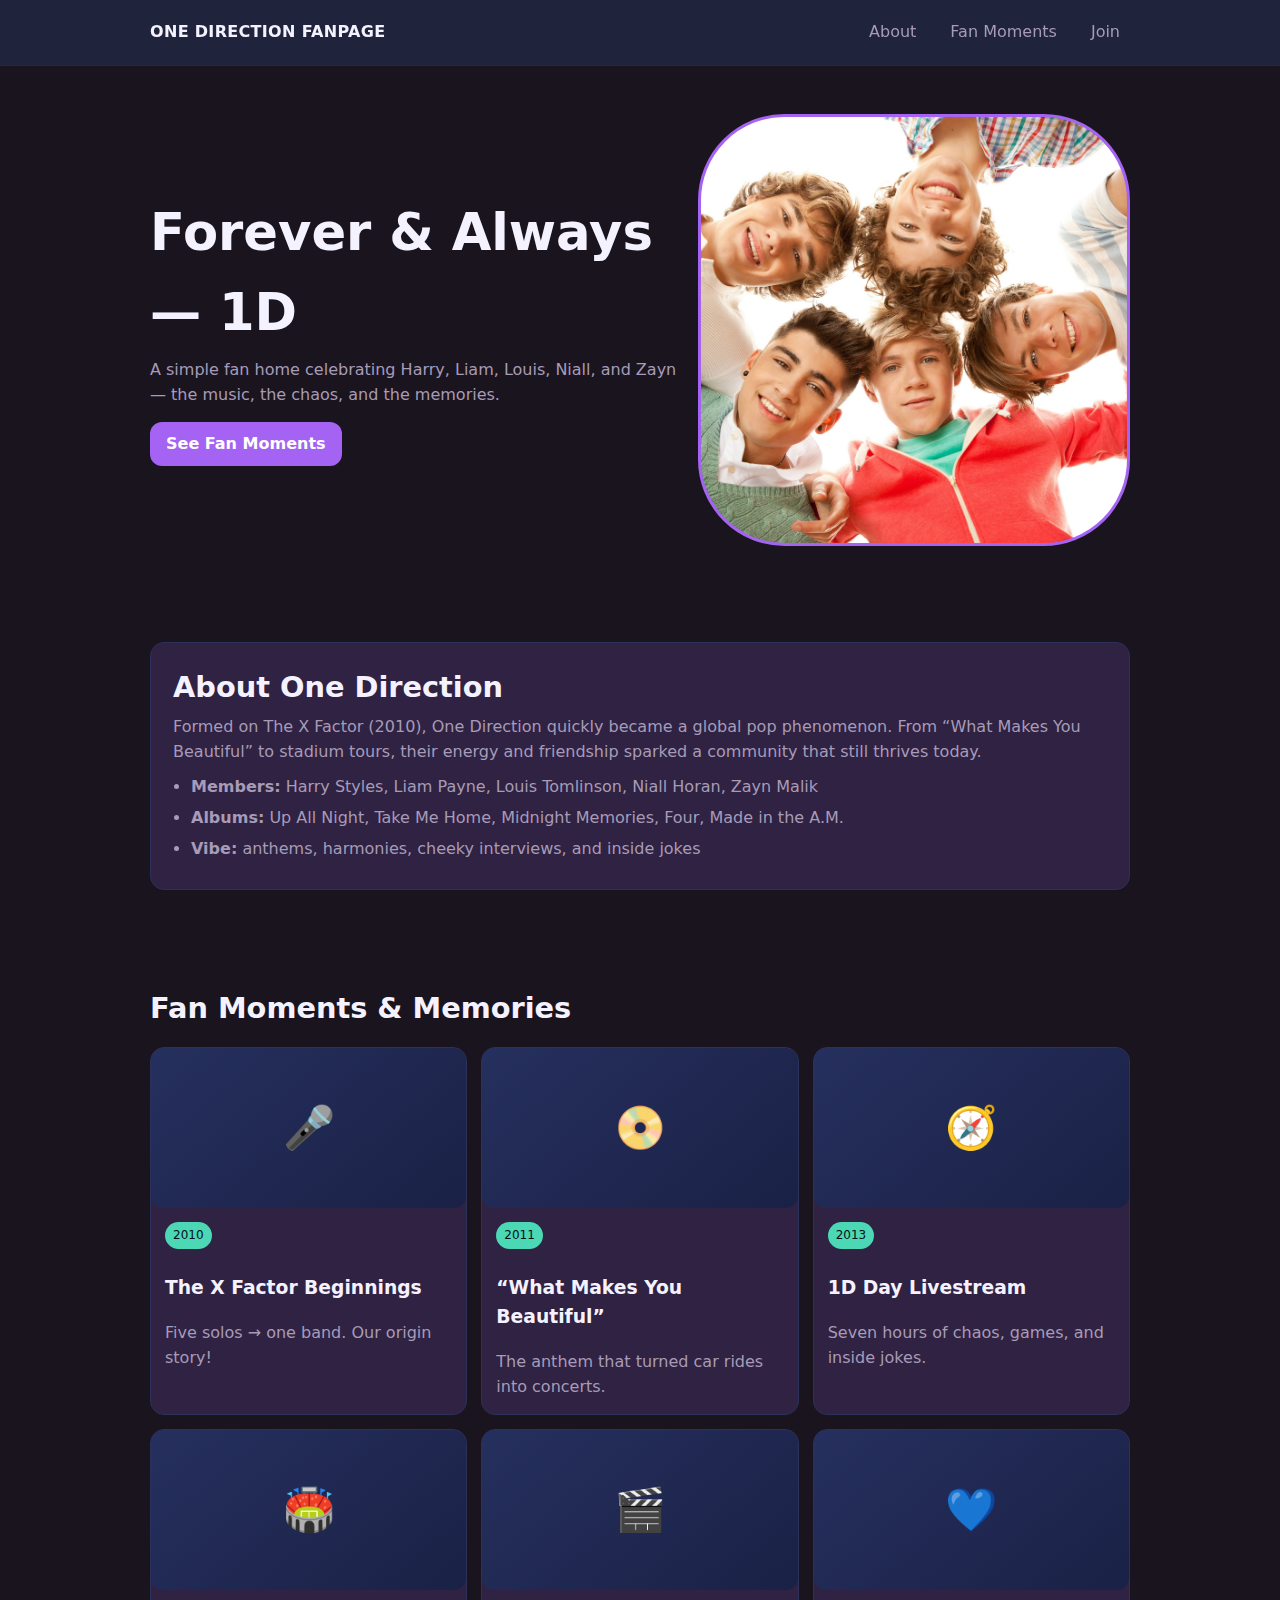
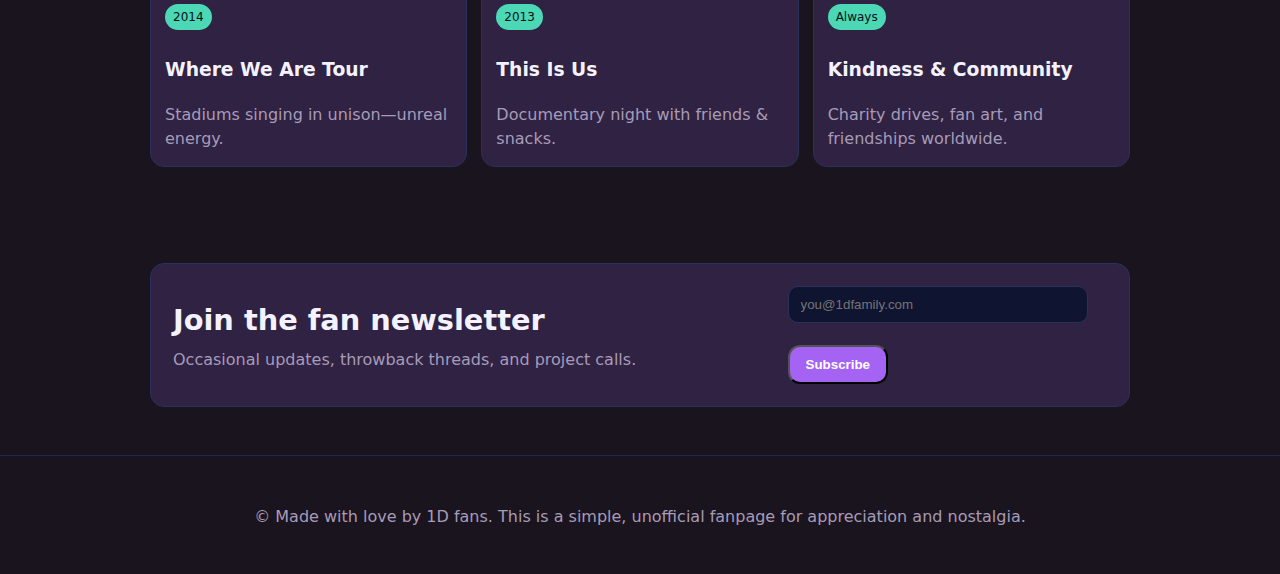
<file: Task2/fanpage.html>
<!doctype html>
<html lang="en">
<head>
<meta charset="utf-8" />
<meta name="viewport" content="width=device-width, initial-scale=1" />
<title>One Direction Fanpage</title>
<style>
  :root {
  --bg: #1a141e;
  --panel: #2f2242;
  --ink: #f5f2ff;
  --muted: #a79bb8;
  --brand: #a463f2;
  --accent: #4cd7b5;
  --radius: 14px;
}

  *{box-sizing:border-box}  body{margin:0;font-family:system-ui,Segoe UI,Roboto,Arial,sans-serif;color:var(--ink);background:var(--bg);line-height:1.55}
  a{color:inherit;text-decoration:none}

  .container{width:min(980px,92%);margin-inline:auto}
  .section{padding:48px 0}
  .panel{background:var(--panel);border:1px solid #2a315a;border-radius:var(--radius)}

  header{position:sticky;top:0;background:#202743cc;border-bottom:1px solid #22284d;backdrop-filter:blur(8px)}
  .nav{display:flex;align-items:center;justify-content:space-between;padding:12px 0}
  .brand{font-weight:800;letter-spacing:.02em}
  .menu{display:flex;gap:14px}
  .menu a{color:var(--muted);padding:8px 10px;border-radius:10px}
  .menu a:hover{background:#1a1f43;color:var(--ink)}

  .hero{display:grid;gap:20px;grid-template-columns:1.1fr .9fr;align-items:center}
  @media (max-width:820px){ .hero{grid-template-columns:1fr} }
  h1{font-size:clamp(2rem,5vw,3.2rem);margin:0 0 6px}
  h2{font-size:clamp(1.3rem,3.3vw,1.8rem);margin:0 0 6px}
  p{color:var(--muted);margin:.3rem 0 0}
  .btn{display:inline-block;background:var(--brand);color:#fff;font-weight:700;border-radius:12px;padding:10px 16px;margin-top:14px}
  .btn:hover{filter:brightness(1.08)}
  .hero-art{aspect-ratio:1/1;border-radius:20%;background:url("onedirection.jpg") center/cover no-repeat;
  border: 3px solid var(--brand);
}
  .about .panel{padding:22px}
  .about ul{margin:10px 0 0;padding-left:18px;color:var(--muted)}
  .about li{margin:6px 0}

  .grid{display:grid;gap:14px;grid-template-columns:repeat(12,1fr)}
  .card{grid-column:span 4}
  @media (max-width:900px){ .card{grid-column:span 6} }
  @media (max-width:600px){ .card{grid-column:span 12} }
  .moment{overflow:hidden}
  .moment .art{
    height:160px;border-radius:12px;
    background: linear-gradient(140deg,#26305e,#1a2146);
    display:grid;place-items:center;font-size:42px;
  }
  .moment .copy{padding:14px}
  .tag{display:inline-block;font-size:.75rem;color:#041016;background:var(--accent);
       padding:4px 8px;border-radius:999px;margin-bottom:6px}

  footer{padding:44px 0;color:var(--muted);border-top:1px solid #22284d}
  input[type="email"]{
    width:100%;max-width:300px;padding:10px 12px;border-radius:10px;border:1px solid #2a315a;
    background:#0f1430;color:#e8ebff;margin-right:8px
  }
</style>
</head>
<body>

<header>
  <div class="container nav">
    <div class="brand">ONE DIRECTION FANPAGE</div>
    <nav class="menu" aria-label="Primary">
      <a href="#about">About</a>
      <a href="#moments">Fan Moments</a>
      <a href="#join">Join</a>
    </nav>
  </div>
</header>

<main>
  <section class="section">
    <div class="container hero">
      <div>
        <h1>Forever & Always — 1D</h1>
        <p>A simple fan home celebrating Harry, Liam, Louis, Niall, and Zayn — the music, the chaos, and the memories.</p>
        <a class="btn" href="#moments">See Fan Moments</a>
      </div>
      <div class="hero-art" aria-hidden="true"></div>
    </div>
  </section>

  <section id="about" class="section about">
    <div class="container panel">
      <h2>About One Direction</h2>
      <p>Formed on The X Factor (2010), One Direction quickly became a global pop phenomenon. From “What Makes You Beautiful”
         to stadium tours, their energy and friendship sparked a community that still thrives today.</p>
      <ul>
        <li><strong>Members:</strong> Harry Styles, Liam Payne, Louis Tomlinson, Niall Horan, Zayn Malik</li>
        <li><strong>Albums:</strong> Up All Night, Take Me Home, Midnight Memories, Four, Made in the A.M.</li>
        <li><strong>Vibe:</strong> anthems, harmonies, cheeky interviews, and inside jokes</li>
      </ul>
    </div>
  </section>

  <section id="moments" class="section">
    <div class="container">
      <h2>Fan Moments & Memories</h2>


      <div class="grid" style="margin-top:16px">
        <article class="card panel moment">
          <div class="art">🎤</div>
          <div class="copy">
            <span class="tag">2010</span>
            <h3>The X Factor Beginnings</h3>
            <p>Five solos → one band. Our origin story!</p>
          </div>
        </article>

        <article class="card panel moment">
          <div class="art">📀</div>
          <div class="copy">
            <span class="tag">2011</span>
            <h3>“What Makes You Beautiful”</h3>
            <p>The anthem that turned car rides into concerts.</p>
          </div>
        </article>

        <article class="card panel moment">
          <div class="art">🧭</div>
          <div class="copy">
            <span class="tag">2013</span>
            <h3>1D Day Livestream</h3>
            <p>Seven hours of chaos, games, and inside jokes.</p>
          </div>
        </article>

        <article class="card panel moment">
          <div class="art">🏟️</div>
          <div class="copy">
            <span class="tag">2014</span>
            <h3>Where We Are Tour</h3>
            <p>Stadiums singing in unison—unreal energy.</p>
          </div>
        </article>

        <article class="card panel moment">
          <div class="art">🎬</div>
          <div class="copy">
            <span class="tag">2013</span>
            <h3>This Is Us</h3>
            <p>Documentary night with friends & snacks.</p>
          </div>
        </article>

        <article class="card panel moment">
          <div class="art">💙</div>
          <div class="copy">
            <span class="tag">Always</span>
            <h3>Kindness & Community</h3>
            <p>Charity drives, fan art, and friendships worldwide.</p>
          </div>
        </article>
      </div>
    </div>
  </section>

  <section id="join" class="section">
    <div class="container panel" style="padding:22px;display:flex;gap:14px;flex-wrap:wrap;align-items:center;justify-content:space-between">
      <div>
        <h2>Join the fan newsletter</h2>
        <p>Occasional updates, throwback threads, and project calls.</p>
      </div>
      <form onsubmit="return false" style="display:flex;gap:8px;flex-wrap:wrap">
        <input type="email" placeholder="you@1dfamily.com" required />
        <button class="btn" type="submit">Subscribe</button>
      </form>
    </div>
  </section>
</main>

<footer>
  <div class="container">
    <p style="text-align: center;">&copy Made with love by 1D fans. This is a simple, unofficial fanpage for appreciation and nostalgia.</p>
  </div>
</footer>

</body>
</html>
</file>
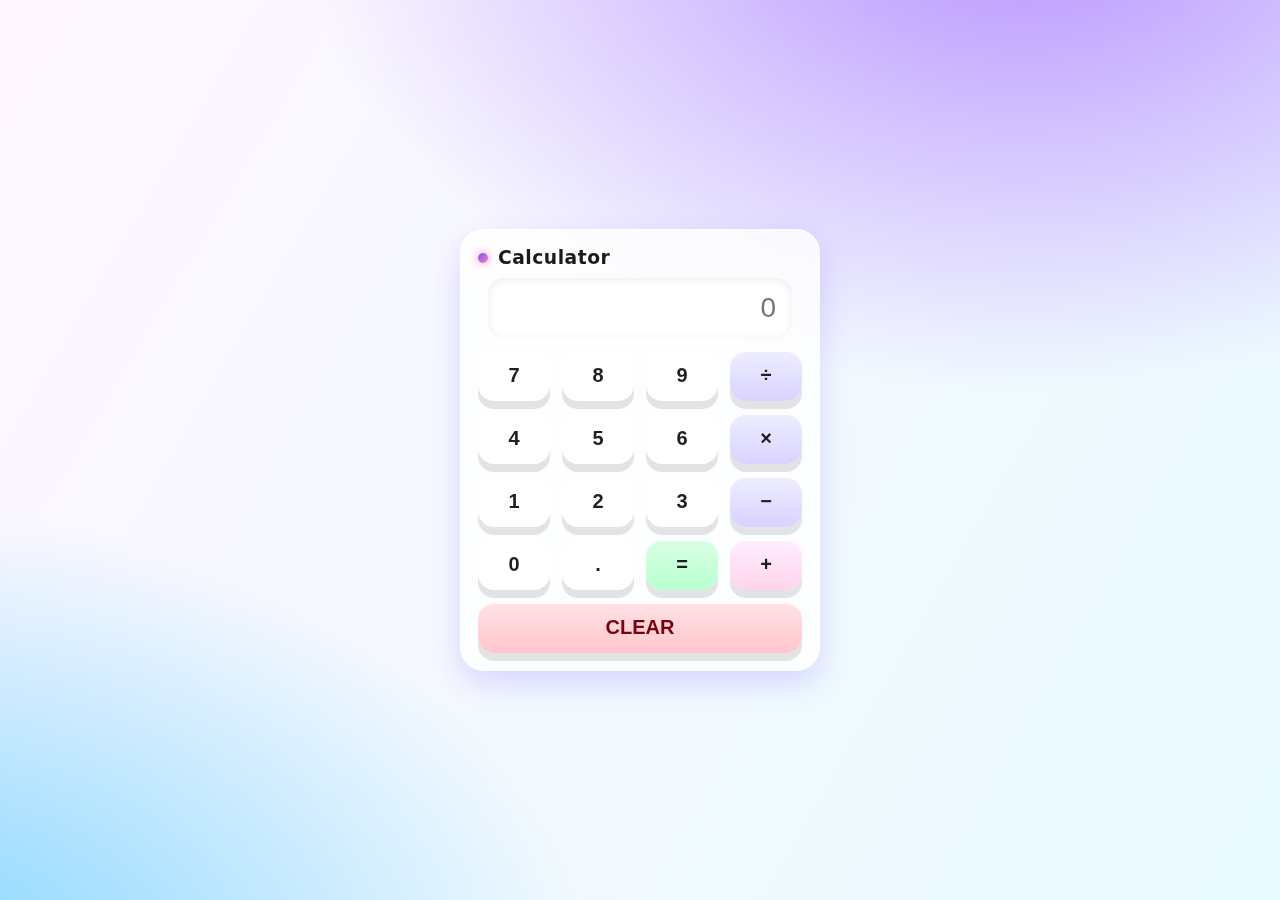
<file: Task3/calculator.html>
<!DOCTYPE html>
<html lang="en">
<head>
<meta charset="UTF-8" />
<meta name="viewport" content="width=device-width, initial-scale=1.0"/>
<title>Calculator</title>
<style>
  :root{
  --bg1:#7bd3ff;
  --bg2:#b892ff;
  --card:#ffffffcc;
  --text:#1b1b1b;
  --accent:#6a5cff;
  --accent-2:#ff7bbb;
  --danger:#ff5d6c;
}

body{
  margin:0;
  min-height:100vh;
  display:grid;
  place-items:center;
  background: radial-gradient(1200px 800px at 80% -10%, var(--bg2), transparent 60%),
              radial-gradient(1200px 800px at -10% 110%, var(--bg1), transparent 60%),
              linear-gradient(120deg, #fef6ff, #e9fbff);
  font-family: 'Poppins', system-ui, -apple-system, Segoe UI, Roboto, Arial, sans-serif;
}

*, *::before, *::after { box-sizing: border-box; }

.calculator{
  width:min(92vw, 360px);
  padding:18px;
  border-radius:24px;
  background:var(--card);
  backdrop-filter: blur(10px);
  box-shadow:
    0 12px 30px rgba(87, 60, 255, .18),
    0 2px 0 rgba(255,255,255,.6) inset;
  position:relative;
  overflow:hidden;
}

.title{
  display:flex; align-items:center; gap:10px;
  margin:0 0 10px; color:var(--text);
  letter-spacing:.5px;
}
.title .dot{
  width:10px; height:10px; border-radius:50%;
  background: linear-gradient(135deg, var(--accent), var(--accent-2));
  box-shadow:0 0 10px var(--accent-2);
}

#result{
  display:block;
  width:calc(100% - 20px);
  margin:0 auto 12px auto;
  border:none;
  border-radius:16px;
  padding:14px 16px;
  text-align:right;
  font-size:28px;
  color:var(--text);
  background:#ffffffee;
  box-shadow:inset 0 2px 8px rgba(0,0,0,.08);
}


.buttons{
  display:grid;
  grid-template-columns: repeat(4, 1fr);
  gap:12px;
}

button{
  border:none;
  border-radius:16px;
  padding:14px 0;
  font-size:20px;
  font-weight:700;
  color:#1f1f1f;
  background:#fff;
  cursor:pointer;
  box-shadow:
    0 8px 0 rgba(31,31,31,.12),
    0 2px 0 rgba(255,255,255,.9) inset;
  transition: transform .05s ease, box-shadow .05s ease, filter .2s ease;
  user-select:none;
}
button:hover{ filter:brightness(1.05); }
button:active{
  transform: translateY(2px);
  box-shadow:
    0 5px 0 rgba(31,31,31,.12),
    0 1px 0 rgba(255,255,255,.9) inset;
}

.op{
  background: linear-gradient(180deg, #fef, #ffd4ec);
}
.op2{
  background: linear-gradient(180deg, #eef, #d9d3ff);
}
.eq{
  background: linear-gradient(180deg, #d9ffe4, #b7ffd0);
}
.clear{
  background: linear-gradient(180deg, #ffe3e6, #ffc6cc);
  color:#7a0010;
  grid-column: span 4; 
}

.badge{
  position:absolute; right:16px; top:-10px;
  background:#000000cc; color:#fff; font-size:12px; padding:6px 10px;
  border-radius:999px;
}

</style>
</head>
<body>
  <div class="calculator">
    <h3 class="title"><span class="dot"></span>Calculator</h3>
    <input type="text" id="result" placeholder="0" disabled />

    <div class="buttons">
      <button onclick="appendValue('7')">7</button>
      <button onclick="appendValue('8')">8</button>
      <button onclick="appendValue('9')">9</button>
      <button class="op2" onclick="appendValue('/')">÷</button>

      <button onclick="appendValue('4')">4</button>
      <button onclick="appendValue('5')">5</button>
      <button onclick="appendValue('6')">6</button>
      <button class="op2" onclick="appendValue('*')">×</button>

      <button onclick="appendValue('1')">1</button>
      <button onclick="appendValue('2')">2</button>
      <button onclick="appendValue('3')">3</button>
      <button class="op2" onclick="appendValue('-')">−</button>

      <button onclick="appendValue('0')">0</button>
      <button onclick="appendValue('.')">.</button>
      <button class="eq" onclick="calculate()">=</button>
      <button class="op" onclick="appendValue('+')">+</button>

      <button class="clear" onclick="clearResult()">CLEAR</button>
    </div>
  </div>

<script>
  function appendValue(value){
    const el = document.getElementById('result');
    const ops = ['+','-','*','/'];
    const last = el.value.slice(-1);
    if(ops.includes(last) && ops.includes(value)) return;
    el.value += value;
  }

  function calculate(){
    const el = document.getElementById('result');
    if(!el.value) return;
    try{
      el.value = eval(el.value);
    }catch(e){
      el.value = 'Error';
      setTimeout(() => el.value = '', 800);
    }
  }

  function clearResult(){
    document.getElementById('result').value = '';
  }
</script>


</body>
</html>
</file>
